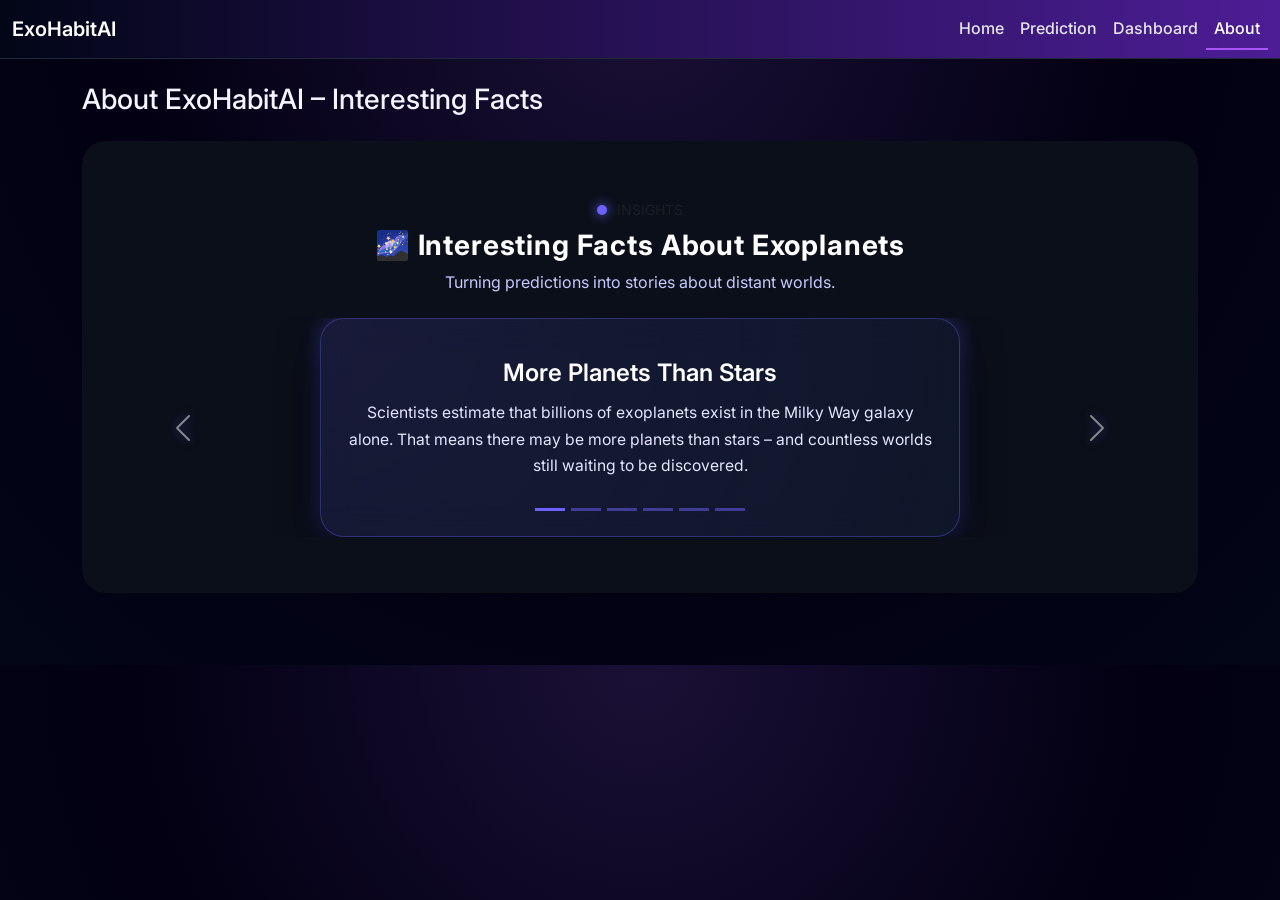
<file: frontend/templates/about.html>
<!DOCTYPE html>
<html lang="en">

<head>
  <meta charset="UTF-8" />
  <title>ExoHabitAI – About</title>
  <meta name="viewport" content="width=device-width, initial-scale=1" />
  <link rel="preconnect" href="https://fonts.googleapis.com">
  <link rel="preconnect" href="https://fonts.gstatic.com" crossorigin>
  <link href="https://fonts.googleapis.com/css2?family=Inter:wght@400;500;600;700&display=swap" rel="stylesheet">
  <link href="https://cdn.jsdelivr.net/npm/bootstrap@5.3.3/dist/css/bootstrap.min.css" rel="stylesheet"
    integrity="sha384-QWTKZyjpPEjISv5WaRU9OFeRpok6YctnYmDr5pNlyT2bRjXh0JMhjY6hW+ALEwIH" crossorigin="anonymous" />
  <style>
    body {
      background: radial-gradient(circle at top, #1a1036 0, #020012 55%, #020617 100%);
      color: #f3f4ff;
      scroll-behavior: smooth;
      font-family: "Inter", system-ui, -apple-system, BlinkMacSystemFont, "Segoe UI", sans-serif;
    }

    .navbar {
      background: linear-gradient(90deg, #020617, #4c1d95);
      border-bottom: 1px solid #1f2937;
    }

    .nav-link {
      color: #e5e7eb;
      font-weight: 500;
    }

    .nav-link.active,
    .nav-link:hover {
      color: #f9fafb;
      border-bottom: 2px solid #a855f7;
    }

    .card {
      background-color: #111827;
      border: 1px solid #1f2937;
      border-radius: 1rem;
      color: #f9fafb;
      box-shadow: 0 18px 40px rgba(15, 23, 42, 0.9);
    }

    .card-header {
      border-bottom: 1px solid #1f2937;
      color: #f9fafb;
    }

    /* Exoplanet facts carousel */
    .exofacts-section {
      background: #0b0f19;
      color: #ffffff;
      padding: 3.5rem 1.25rem;
      border-radius: 1.5rem;
      margin-top: 2.5rem;
    }

    .exofacts-heading {
      font-weight: 700;
      letter-spacing: 0.03em;
    }

    .exofacts-subtitle {
      color: #c7c9ff;
    }

    .exofacts-carousel .carousel-indicators [data-bs-target] {
      background-color: #6c63ff;
    }

    .exofacts-carousel .carousel-control-prev-icon,
    .exofacts-carousel .carousel-control-next-icon {
      filter: drop-shadow(0 0 6px #6c63ff);
    }

    .exofacts-card {
      background: radial-gradient(circle at top left, rgba(108, 99, 255, 0.14), rgba(15, 23, 42, 0.95));
      border-radius: 1.5rem;
      border: 1px solid rgba(108, 99, 255, 0.35);
      box-shadow:
        0 18px 40px rgba(3, 7, 18, 0.9),
        0 0 20px rgba(108, 99, 255, 0.4);
      backdrop-filter: blur(18px);
      padding: 2.5rem 1.5rem;
      max-width: 640px;
      margin: 0 auto;
      text-align: center;
    }

    .exofacts-title {
      font-size: 1.5rem;
      font-weight: 600;
      margin-bottom: 0.75rem;
      color: #ffffff;
    }

    .exofacts-text {
      font-size: 0.98rem;
      color: #e5e7ff;
      line-height: 1.7;
    }

    .exofacts-glow-dot {
      width: 10px;
      height: 10px;
      border-radius: 999px;
      background: #6c63ff;
      box-shadow: 0 0 12px #6c63ff;
      display: inline-block;
      margin-right: 0.4rem;
    }

    .exofacts-section {
      opacity: 0;
      transform: translateY(32px);
      transition:
        opacity 0.8s ease-out,
        transform 0.8s ease-out;
    }

    .exofacts-section.visible {
      opacity: 1;
      transform: translateY(0);
    }
  </style>
</head>

<body>
  <nav class="navbar navbar-expand-lg navbar-dark sticky-top">
    <div class="container-fluid">
      <a class="navbar-brand fw-semibold" href="/">ExoHabitAI</a>
      <button class="navbar-toggler" type="button" data-bs-toggle="collapse" data-bs-target="#navbarNav"
        aria-controls="navbarNav" aria-expanded="false" aria-label="Toggle navigation">
        <span class="navbar-toggler-icon"></span>
      </button>
      <div class="collapse navbar-collapse" id="navbarNav">
        <ul class="navbar-nav ms-auto">
          <li class="nav-item"><a class="nav-link" href="/">Home</a></li>
          <li class="nav-item"><a class="nav-link" href="/predict">Prediction</a></li>
          <li class="nav-item"><a class="nav-link" href="/dashboard">Dashboard</a></li>
          <li class="nav-item"><a class="nav-link active" href="/about">About</a></li>
        </ul>
      </div>
    </div>
  </nav>

  <div class="container-xl py-4 mb-5">
    <section>
      <h2 class="h3 mb-3">About ExoHabitAI – Interesting Facts</h2>

      <!-- Interesting Facts Carousel -->
      <section class="exofacts-section mt-4" id="exo-facts">
        <div class="container px-0">
          <div class="text-center mb-4">
            <span class="exofacts-glow-dot"></span>
            <span class="text-uppercase small text-muted">Insights</span>
            <h3 class="exofacts-heading mt-2">🌌 Interesting Facts About Exoplanets</h3>
            <p class="exofacts-subtitle mb-0">
              Turning predictions into stories about distant worlds.
            </p>
          </div>

          <div id="exoFactsCarousel" class="carousel slide exofacts-carousel" data-bs-ride="carousel"
            data-bs-interval="5000" data-bs-pause="hover">
            <div class="carousel-indicators">
              <button type="button" data-bs-target="#exoFactsCarousel" data-bs-slide-to="0" class="active"
                aria-current="true" aria-label="Fact 1"></button>
              <button type="button" data-bs-target="#exoFactsCarousel" data-bs-slide-to="1" aria-label="Fact 2"></button>
              <button type="button" data-bs-target="#exoFactsCarousel" data-bs-slide-to="2" aria-label="Fact 3"></button>
              <button type="button" data-bs-target="#exoFactsCarousel" data-bs-slide-to="3" aria-label="Fact 4"></button>
              <button type="button" data-bs-target="#exoFactsCarousel" data-bs-slide-to="4" aria-label="Fact 5"></button>
              <button type="button" data-bs-target="#exoFactsCarousel" data-bs-slide-to="5" aria-label="Fact 6"></button>
            </div>

            <div class="carousel-inner">
              <div class="carousel-item active">
                <div class="exofacts-card">
                  <h3 class="exofacts-title">More Planets Than Stars</h3>
                  <p class="exofacts-text">
                    Scientists estimate that billions of exoplanets exist in the Milky Way galaxy alone.
                    That means there may be more planets than stars – and countless worlds still waiting
                    to be discovered.
                  </p>
                </div>
              </div>

              <div class="carousel-item">
                <div class="exofacts-card">
                  <h3 class="exofacts-title">The Goldilocks Zone</h3>
                  <p class="exofacts-text">
                    A planet must orbit at just the right distance from its star for liquid water to exist
                    on the surface – not too hot, not too cold. This orbital sweet spot is called the
                    “Goldilocks zone.”
                  </p>
                </div>
              </div>

              <div class="carousel-item">
                <div class="exofacts-card">
                  <h3 class="exofacts-title">Extreme Worlds</h3>
                  <p class="exofacts-text">
                    Some exoplanets are hotter than lava, with temperatures above 2000&nbsp;°C, while others
                    may hide vast underground oceans. Habitability can appear in surprising and extreme
                    environments.
                  </p>
                </div>
              </div>

              <div class="carousel-item">
                <div class="exofacts-card">
                  <h3 class="exofacts-title">AI in Space Research</h3>
                  <p class="exofacts-text">
                    Machine Learning models help astronomers classify and rank potentially habitable
                    planets across massive datasets, revealing patterns that would be impossible to spot
                    by eye alone.
                  </p>
                </div>
              </div>

              <div class="carousel-item">
                <div class="exofacts-card">
                  <h3 class="exofacts-title">Stellar Influence</h3>
                  <p class="exofacts-text">
                    A planet’s host star type, radiation, and stability strongly affect its habitability.
                    Two planets with similar orbits can have very different climates if their stars are
                    not alike.
                  </p>
                </div>
              </div>

              <div class="carousel-item">
                <div class="exofacts-card">
                  <h3 class="exofacts-title">Habitability Score</h3>
                  <p class="exofacts-text">
                    ExoHabitAI predicts a habitability score, turning complex physical parameters into a
                    single ranking that helps prioritize which exoplanets should be studied next.
                  </p>
                </div>
              </div>
            </div>

            <button class="carousel-control-prev" type="button" data-bs-target="#exoFactsCarousel"
              data-bs-slide="prev">
              <span class="carousel-control-prev-icon" aria-hidden="true"></span>
              <span class="visually-hidden">Previous</span>
            </button>
            <button class="carousel-control-next" type="button" data-bs-target="#exoFactsCarousel"
              data-bs-slide="next">
              <span class="carousel-control-next-icon" aria-hidden="true"></span>
              <span class="visually-hidden">Next</span>
            </button>
          </div>
        </div>
      </section>
    </section>
  </div>

  <script src="https://cdn.jsdelivr.net/npm/bootstrap@5.3.3/dist/js/bootstrap.bundle.min.js"
    integrity="sha384-YvpcrYf0tY3lHB60NNkmXc5s9fDVZLESaAA55NDzOxhy9GkcIdslK1eN7N6jIeHz"
    crossorigin="anonymous"></script>

  <script>
    // Fade-in on scroll for the facts carousel
    (function () {
      const section = document.getElementById("exo-facts");
      if (!section || !("IntersectionObserver" in window)) return;

      const observer = new IntersectionObserver(
        (entries) => {
          entries.forEach((entry) => {
            if (entry.isIntersecting) {
              section.classList.add("visible");
              observer.disconnect();
            }
          });
        },
        { threshold: 0.2 }
      );

      observer.observe(section);
    })();
  </script>
</body>

</html>
</file>
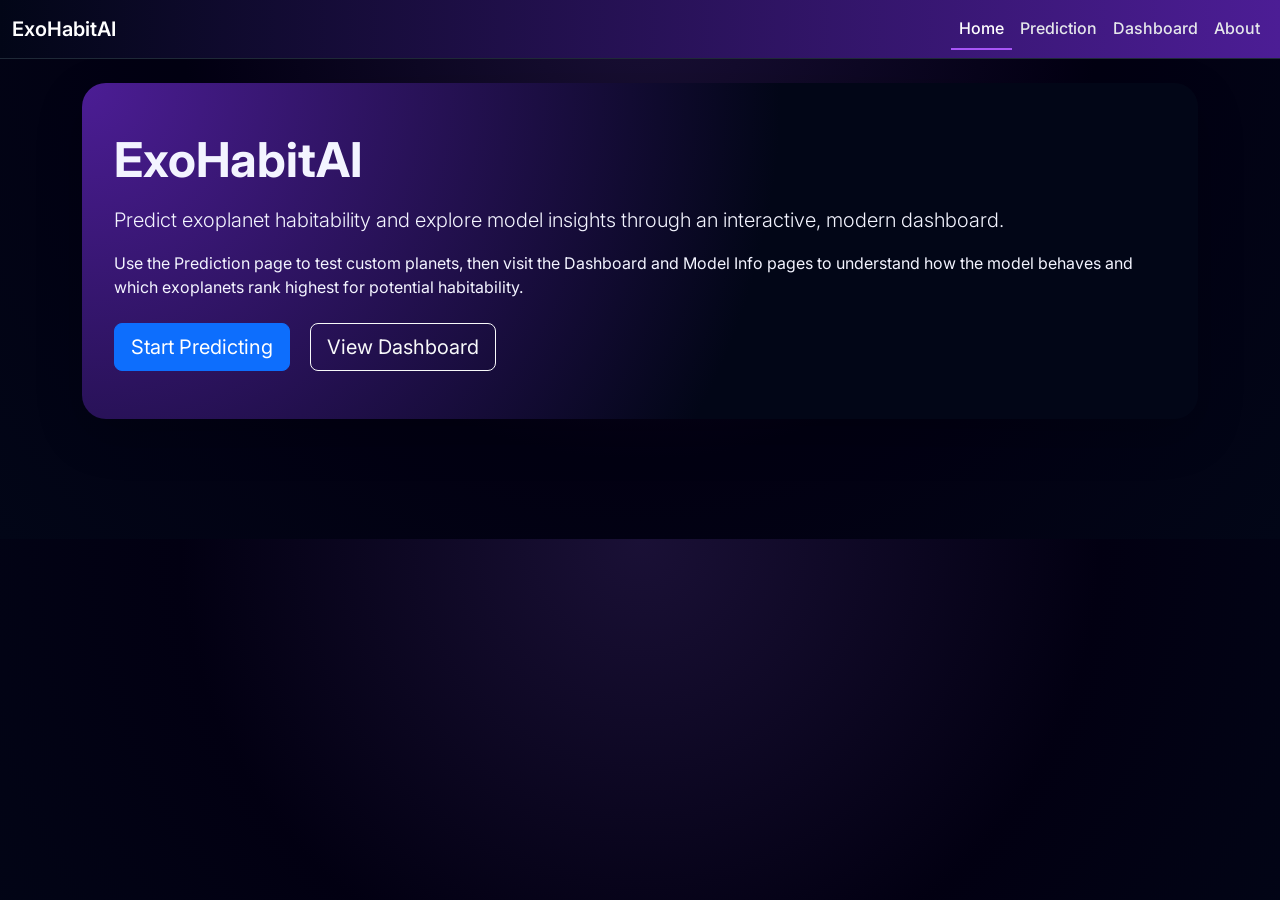
<file: frontend/templates/home.html>
<!DOCTYPE html>
<html lang="en">

<head>
  <meta charset="UTF-8" />
  <title>ExoHabitAI – Home</title>
  <meta name="viewport" content="width=device-width, initial-scale=1" />
  <link rel="preconnect" href="https://fonts.googleapis.com">
  <link rel="preconnect" href="https://fonts.gstatic.com" crossorigin>
  <link href="https://fonts.googleapis.com/css2?family=Inter:wght@400;500;600;700&display=swap" rel="stylesheet">
  <link href="https://cdn.jsdelivr.net/npm/bootstrap@5.3.3/dist/css/bootstrap.min.css" rel="stylesheet"
    integrity="sha384-QWTKZyjpPEjISv5WaRU9OFeRpok6YctnYmDr5pNlyT2bRjXh0JMhjY6hW+ALEwIH" crossorigin="anonymous" />
  <style>
    body {
      background: radial-gradient(circle at top, #1a1036 0, #020012 55%, #020617 100%);
      color: #f3f4ff;
      scroll-behavior: smooth;
      font-family: "Inter", system-ui, -apple-system, BlinkMacSystemFont, "Segoe UI", sans-serif;
    }

    .navbar {
      background: linear-gradient(90deg, #020617, #4c1d95);
      border-bottom: 1px solid #1f2937;
    }

    .nav-link {
      color: #e5e7eb;
      font-weight: 500;
    }

    .nav-link.active,
    .nav-link:hover {
      color: #f9fafb;
      border-bottom: 2px solid #a855f7;
    }

    .hero {
      background: radial-gradient(circle at top left, #4c1d95 0, #020617 60%);
      border-radius: 1.5rem;
      padding: 3rem 2rem;
    }
  </style>
</head>

<body>
  <nav class="navbar navbar-expand-lg navbar-dark sticky-top">
    <div class="container-fluid">
      <a class="navbar-brand fw-semibold" href="/">ExoHabitAI</a>
      <button class="navbar-toggler" type="button" data-bs-toggle="collapse" data-bs-target="#navbarNav"
        aria-controls="navbarNav" aria-expanded="false" aria-label="Toggle navigation">
        <span class="navbar-toggler-icon"></span>
      </button>
      <div class="collapse navbar-collapse" id="navbarNav">
        <ul class="navbar-nav ms-auto">
          <li class="nav-item"><a class="nav-link active" href="/">Home</a></li>
          <li class="nav-item"><a class="nav-link" href="/predict">Prediction</a></li>
          <li class="nav-item"><a class="nav-link" href="/dashboard">Dashboard</a></li>
          <li class="nav-item"><a class="nav-link" href="/about">About</a></li>
        </ul>
      </div>
    </div>
  </nav>

  <div class="container-xl py-4 mb-5">
    <section class="mb-5">
      <div class="hero shadow-lg">
        <div class="row align-items-center g-4">
          <div class="col-lg-12">
            <h1 class="display-5 fw-bold mb-3">ExoHabitAI</h1>
            <p class="lead mb-3">
              Predict exoplanet habitability and explore model insights through an interactive, modern dashboard.
            </p>
            <p class="mb-4">
              Use the Prediction page to test custom planets, then visit the Dashboard and Model Info pages to understand
              how the model behaves and which exoplanets rank highest for potential habitability.
            </p>
            <a href="/predict" class="btn btn-primary btn-lg me-3">Start Predicting</a>
            <a href="/dashboard" class="btn btn-outline-light btn-lg">View Dashboard</a>
          </div>
        </div>
      </div>
    </section>
  </div>

  <script src="https://cdn.jsdelivr.net/npm/bootstrap@5.3.3/dist/js/bootstrap.bundle.min.js"
    integrity="sha384-YvpcrYf0tY3lHB60NNkmXc5s9fDVZLESaAA55NDzOxhy9GkcIdslK1eN7N6jIeHz"
    crossorigin="anonymous"></script>
</body>

</html>
</file>
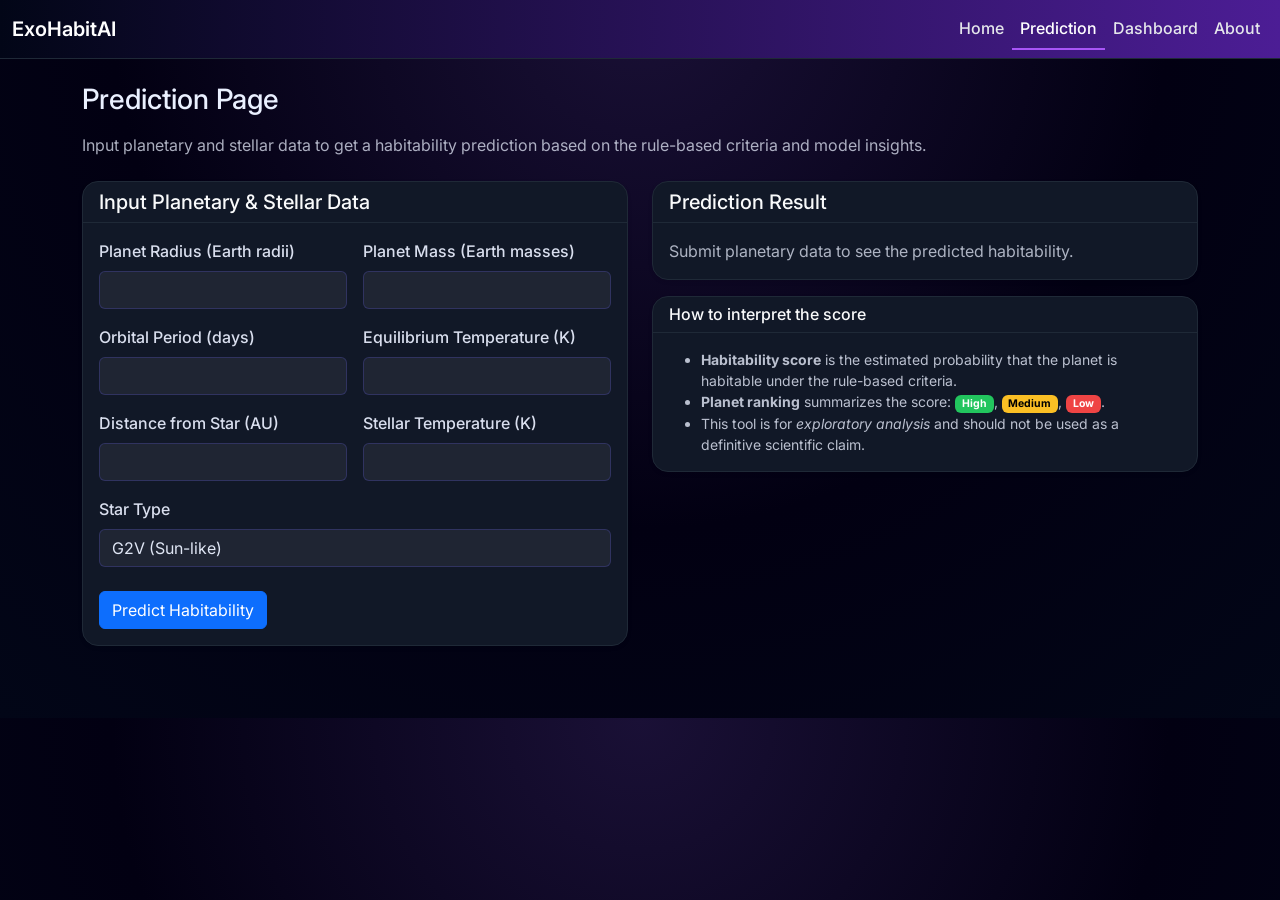
<file: frontend/templates/predict.html>
<!DOCTYPE html>
<html lang="en">

<head>
  <meta charset="UTF-8" />
  <title>ExoHabitAI – Prediction</title>
  <meta name="viewport" content="width=device-width, initial-scale=1" />
  <link rel="preconnect" href="https://fonts.googleapis.com">
  <link rel="preconnect" href="https://fonts.gstatic.com" crossorigin>
  <link href="https://fonts.googleapis.com/css2?family=Inter:wght@400;500;600;700&display=swap" rel="stylesheet">
  <link href="https://cdn.jsdelivr.net/npm/bootstrap@5.3.3/dist/css/bootstrap.min.css" rel="stylesheet"
    integrity="sha384-QWTKZyjpPEjISv5WaRU9OFeRpok6YctnYmDr5pNlyT2bRjXh0JMhjY6hW+ALEwIH" crossorigin="anonymous" />
  <style>
    body {
      background: radial-gradient(circle at top, #1a1036 0, #020012 55%, #020617 100%);
      color: #eaf0ff;
      scroll-behavior: smooth;
      font-family: "Inter", system-ui, -apple-system, BlinkMacSystemFont, "Segoe UI", sans-serif;
    }

    /* Make Bootstrap "muted" text readable on dark backgrounds */
    .text-muted {
      color: rgba(234, 240, 255, 0.72) !important;
    }

    .small,
    small {
      color: rgba(234, 240, 255, 0.78);
    }

    .navbar {
      background: linear-gradient(90deg, #020617, #4c1d95);
      border-bottom: 1px solid #1f2937;
    }

    .nav-link {
      color: #e5e7eb;
      font-weight: 500;
    }

    .nav-link.active,
    .nav-link:hover {
      color: #f9fafb;
      border-bottom: 2px solid #a855f7;
    }

    .card {
      background-color: #111827;
      border: 1px solid #1f2937;
      border-radius: 1rem;
      color: #f9fafb;
      box-shadow: 0 18px 40px rgba(15, 23, 42, 0.9);
    }

    .card-header {
      border-bottom: 1px solid #1f2937;
      color: #f9fafb;
    }

    .form-label {
      font-weight: 500;
      color: rgba(234, 240, 255, 0.92);
    }

    .form-control,
    .form-select {
      background: rgba(255, 255, 255, 0.06);
      border: 1px solid rgba(108, 99, 255, 0.22);
      color: rgba(234, 240, 255, 0.95);
    }

    .form-control::placeholder {
      color: rgba(234, 240, 255, 0.55);
    }

    .form-control:focus,
    .form-select:focus {
      border-color: rgba(0, 212, 255, 0.45);
      box-shadow: 0 0 0 0.2rem rgba(108, 99, 255, 0.20);
      background: rgba(255, 255, 255, 0.07);
      color: rgba(234, 240, 255, 0.98);
    }

    .form-select option {
      background: #0b0f19;
      color: #eaf0ff;
    }

    .badge-habitability-high {
      background-color: #22c55e;
    }

    .badge-habitability-medium {
      background-color: #fbbf24;
      color: #000;
    }

    .badge-habitability-low {
      background-color: #ef4444;
    }

    .score-bar {
      height: 1.2rem;
    }
  </style>
</head>

<body>
  <nav class="navbar navbar-expand-lg navbar-dark sticky-top">
    <div class="container-fluid">
      <a class="navbar-brand fw-semibold" href="/">ExoHabitAI</a>
      <button class="navbar-toggler" type="button" data-bs-toggle="collapse" data-bs-target="#navbarNav"
        aria-controls="navbarNav" aria-expanded="false" aria-label="Toggle navigation">
        <span class="navbar-toggler-icon"></span>
      </button>
      <div class="collapse navbar-collapse" id="navbarNav">
        <ul class="navbar-nav ms-auto">
          <li class="nav-item"><a class="nav-link" href="/">Home</a></li>
          <li class="nav-item"><a class="nav-link active" href="/predict">Prediction</a></li>
          <li class="nav-item"><a class="nav-link" href="/dashboard">Dashboard</a></li>
          <li class="nav-item"><a class="nav-link" href="/about">About</a></li>
        </ul>
      </div>
    </div>
  </nav>

  <div class="container-xl py-4 mb-5">
    <section>
      <h2 class="h3 mb-3">Prediction Page</h2>
      <p class="text-muted mb-4">
        Input planetary and stellar data to get a habitability prediction based on the rule-based criteria and model
        insights.
      </p>
      <div class="row g-4">
        <div class="col-lg-6">
          <div class="card shadow-sm">
            <div class="card-header">
              <h5 class="mb-0">Input Planetary &amp; Stellar Data</h5>
            </div>
            <div class="card-body">
              <form id="prediction-form">
                <div class="row g-3">
                  <div class="col-md-6">
                    <label for="planet_radius" class="form-label">Planet Radius (Earth radii)</label>
                    <input type="number" step="0.01" class="form-control" id="planet_radius" required />
                  </div>
                  <div class="col-md-6">
                    <label for="planet_mass" class="form-label">Planet Mass (Earth masses)</label>
                    <input type="number" step="0.01" class="form-control" id="planet_mass" required />
                  </div>
                  <div class="col-md-6">
                    <label for="orbital_period" class="form-label">Orbital Period (days)</label>
                    <input type="number" step="0.01" class="form-control" id="orbital_period" required />
                  </div>
                  <div class="col-md-6">
                    <label for="equilibrium_temp" class="form-label">Equilibrium Temperature (K)</label>
                    <input type="number" step="0.1" class="form-control" id="equilibrium_temp" required />
                  </div>
                  <div class="col-md-6">
                    <label for="distance_from_star" class="form-label">Distance from Star (AU)</label>
                    <input type="number" step="0.01" class="form-control" id="distance_from_star" required />
                  </div>
                  <div class="col-md-6">
                    <label for="stellar_temp" class="form-label">Stellar Temperature (K)</label>
                    <input type="number" step="1" class="form-control" id="stellar_temp" required />
                  </div>
                  <div class="col-md-12">
                    <label for="star_type" class="form-label">Star Type</label>
                    <select class="form-select" id="star_type">
                      <option value="G2V" selected>G2V (Sun-like)</option>
                      <option value="K5V">K5V (Cool K dwarf)</option>
                      <option value="M1V">M1V (Red dwarf)</option>
                      <option value="F5V">F5V (Hot F dwarf)</option>
                    </select>
                  </div>
                </div>

                <div class="mt-4 d-flex justify-content-between align-items-center">
                  <button type="submit" class="btn btn-primary">
                    Predict Habitability
                  </button>
                  <div id="loading-indicator" class="text-muted small d-none">
                    Computing prediction...
                  </div>
                </div>
              </form>
            </div>
          </div>
        </div>

        <div class="col-lg-6">
          <div class="card shadow-sm mb-3">
            <div class="card-header">
              <h5 class="mb-0">Prediction Result</h5>
            </div>
            <div class="card-body">
              <div id="result-empty" class="text-muted">
                Submit planetary data to see the predicted habitability.
              </div>
              <div id="result-container" class="d-none">
                <p class="mb-2">
                  <span class="fw-semibold">Predicted Habitability:</span>
                  <span id="prediction-label" class="badge"></span>
                </p>
                <p class="mb-1">
                  <span class="fw-semibold">Habitability Score:</span>
                  <span id="habitability-score-text"></span>
                </p>
                <div class="progress score-bar mb-2">
                  <div id="habitability-score-bar" class="progress-bar" role="progressbar" style="width: 0%">
                  </div>
                </div>
                <p class="mb-0">
                  <span class="fw-semibold">Planet Ranking:</span>
                  <span id="planet-ranking"></span>
                </p>
              </div>
            </div>
          </div>

          <div class="card shadow-sm">
            <div class="card-header">
              <h6 class="mb-0">How to interpret the score</h6>
            </div>
            <div class="card-body">
              <ul class="mb-0 small">
                <li><strong>Habitability score</strong> is the estimated probability that the planet is habitable under
                  the rule-based criteria.</li>
                <li><strong>Planet ranking</strong> summarizes the score:
                  <span class="badge badge-habitability-high">High</span>,
                  <span class="badge badge-habitability-medium">Medium</span>,
                  <span class="badge badge-habitability-low">Low</span>.
                </li>
                <li>This tool is for <em>exploratory analysis</em> and should not be used as a definitive scientific
                  claim.</li>
              </ul>
            </div>
          </div>
        </div>
      </div>
    </section>
  </div>

  <script src="https://cdn.jsdelivr.net/npm/bootstrap@5.3.3/dist/js/bootstrap.bundle.min.js"
    integrity="sha384-YvpcrYf0tY3lHB60NNkmXc5s9fDVZLESaAA55NDzOxhy9GkcIdslK1eN7N6jIeHz"
    crossorigin="anonymous"></script>

  <script>
    async function submitPrediction(event) {
      event.preventDefault();

      const loading = document.getElementById("loading-indicator");
      const resultEmpty = document.getElementById("result-empty");
      const resultContainer = document.getElementById("result-container");
      const predictionLabel = document.getElementById("prediction-label");
      const scoreText = document.getElementById("habitability-score-text");
      const scoreBar = document.getElementById("habitability-score-bar");
      const planetRanking = document.getElementById("planet-ranking");

      loading.classList.remove("d-none");

      const planetRadius = parseFloat(document.getElementById("planet_radius").value);
      const temp = parseFloat(document.getElementById("equilibrium_temp").value);
      const distance = parseFloat(document.getElementById("distance_from_star").value);

      const isHabitable =
        temp >= 240 && temp <= 320 &&
        planetRadius >= 0.5 && planetRadius <= 2.5 &&
        distance >= 0.75 && distance <= 2.0;

      const label = isHabitable ? 1 : 0;
      const score = isHabitable ? 0.85 : 0.15;
      const ranking = score >= 0.75 ? "High" : score >= 0.5 ? "Medium" : "Low";

      resultEmpty.classList.add("d-none");
      resultContainer.classList.remove("d-none");

      predictionLabel.textContent = label === 1 ? "Habitable (1)" : "Non-habitable (0)";
      predictionLabel.className = "badge " + (
        ranking === "High"
          ? "badge-habitability-high"
          : ranking === "Medium"
            ? "badge-habitability-medium"
            : "badge-habitability-low"
      );

      const pct = Math.round(score * 100);
      scoreText.textContent = `${pct}%`;
      scoreBar.style.width = `${pct}%`;
      scoreBar.textContent = pct >= 20 ? `${pct}%` : "";

      if (ranking === "High") {
        scoreBar.className = "progress-bar bg-success";
      } else if (ranking === "Medium") {
        scoreBar.className = "progress-bar bg-warning text-dark";
      } else {
        scoreBar.className = "progress-bar bg-danger";
      }

      planetRanking.textContent = ranking;
      loading.classList.add("d-none");
    }

    document.getElementById("prediction-form").addEventListener("submit", submitPrediction);
  </script>
</body>

</html>
</file>
